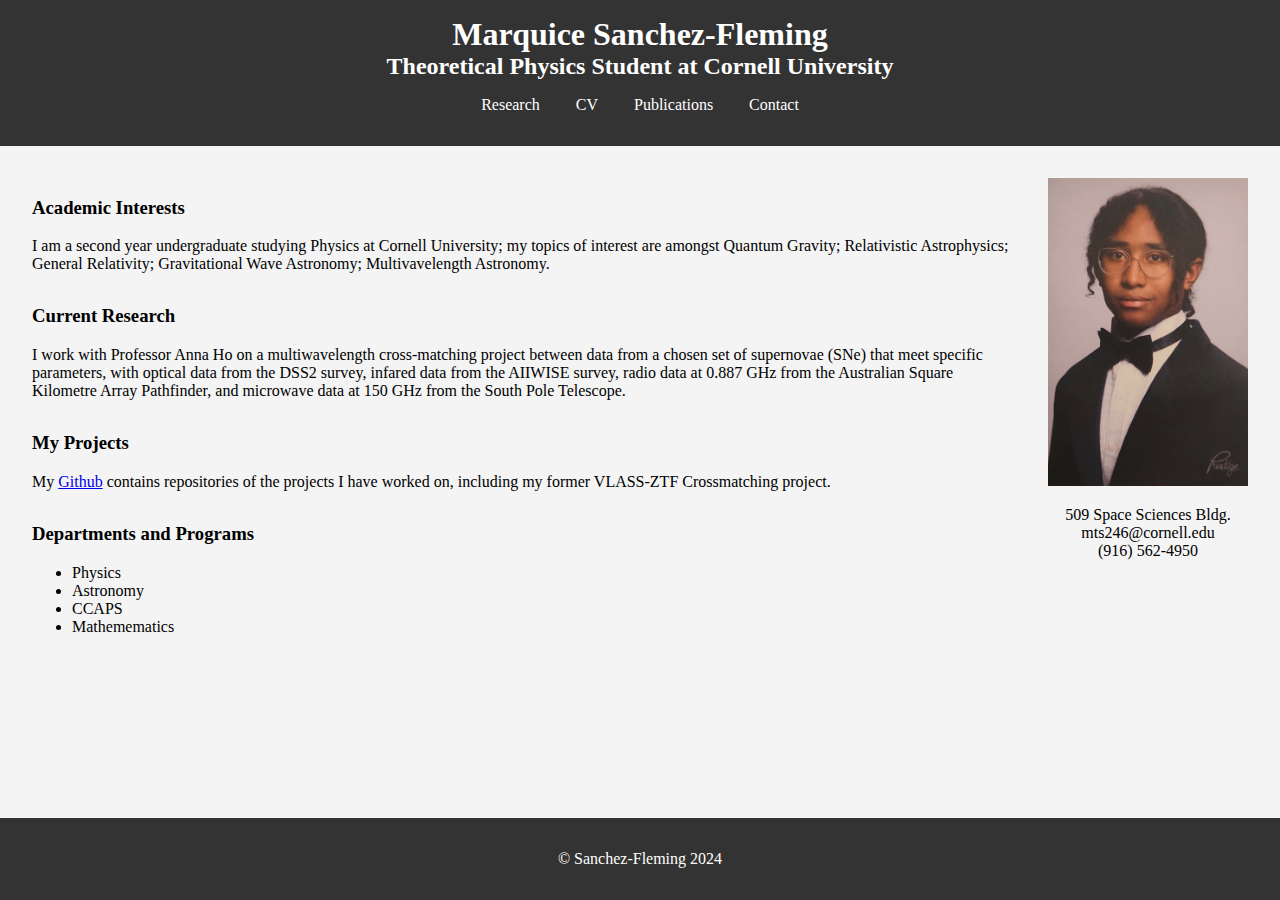
<file: index.html>
<!DOCTYPE html>
<html lang="en">
<head>
    <meta charset="UTF-8">
    <meta name="viewport" content="width=device-width, initial-scale=1.0">
    <title>Marquice Sanchez-Fleming - Home</title>
    <link rel="stylesheet" href="styles.css">
</head>
<body>
    <header>
        <h1>Marquice Sanchez-Fleming</h1>
        <h2>Theoretical Physics Student at Cornell University</h2>
        <nav>
            <ul>
                <li><a href="/Research.html">Research</a></li>
                <li><a href="pdf/my_cv.pdf" target="_blank">CV</a></li>
                <li><a href="/Publications.html">Publications</a></li>
                <li><a href="/Contact.html">Contact</a></li>
            </ul>
        </nav>
    </header>
    <main>
        <div class="content">
            <section id="introduction">
                <h3>Academic Interests</h3>
                <p>I am a second year undergraduate studying Physics at Cornell University; my topics of interest are
                    amongst Quantum Gravity; Relativistic Astrophysics; General Relativity; Gravitational Wave Astronomy;
                    Multivavelength Astronomy. </p>
            </section>
            <section id="research">
                <h3>Current Research</h3>
                <p>I work with Professor Anna Ho on a multiwavelength cross-matching project between data from a chosen
                    set of supernovae (SNe) that meet specific parameters, with optical data from the DSS2 survey, infared
                    data from the AIIWISE survey, radio data at 0.887 GHz from the Australian Square Kilometre
                    Array Pathfinder, and microwave data at 150 GHz from the South Pole Telescope. </p>
            </section>
            <section id="github">
                <h3>My Projects</h3>
                <p>My <a href="https://github.com/marquicesanchezfleming?tab=repositories">Github</a> contains
                    repositories of the projects I have worked on, including my former VLASS-ZTF Crossmatching project.</p>
            </section>
            <section id="dpt">
                <h3>Departments and Programs</h3>
                <ul>
                    <li>Physics</li>
                    <li>Astronomy</li>
                    <li> CCAPS </li>
                    <li> Mathemematics</li>
                </ul>
            </section>
        </div>
        <div class="sidebar">
            <div class="image">
                <img src="/Images/IMG_8602.jpg" alt="Marquice Sanchez-Fleming">
            </div>
            <section id="contact">
                <p>509 Space Sciences Bldg. <br>
                   mts246@cornell.edu <br>
                   (916) 562-4950
                </p>
            </section>
        </div>
    </main>
    <footer>
        <p>&copy; Sanchez-Fleming 2024</p>
    </footer>
</body>
</html>
</file>
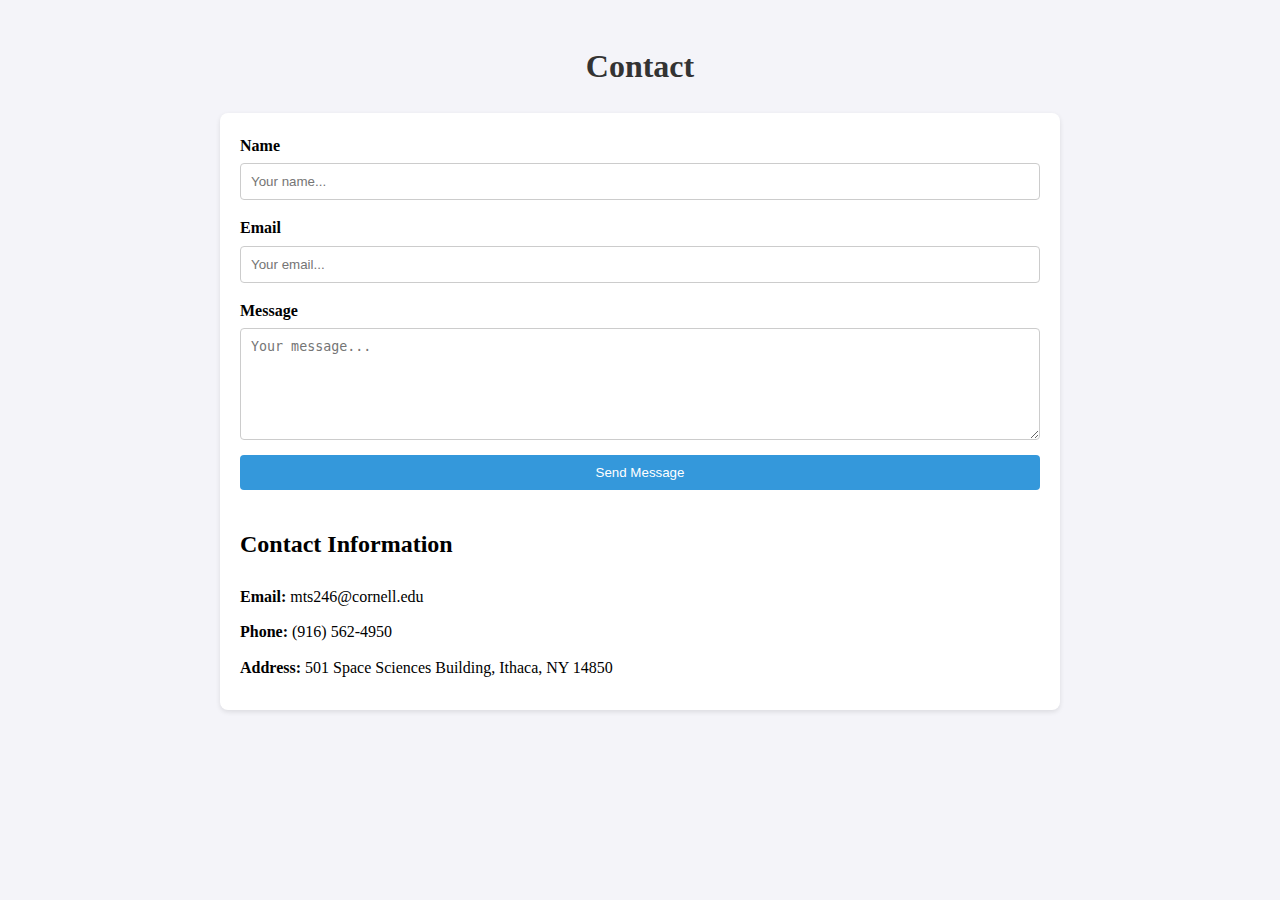
<file: Contact.html>
<!DOCTYPE html>
<html lang="en">
<head>
    <meta charset="UTF-8">
    <title>Contact</title>
    <style>
        body {
            margin: 0;
            padding: 20px;
            font-family: Times New Roman, sans-serif;
            background-color: #f4f4f9;
            line-height: 1.6;
        }
        h1 {
            color: #333;
            text-align: center;
            margin-bottom: 20px;
        }
        .container {
            max-width: 800px;
            margin: 0 auto;
            background: #fff;
            padding: 20px;
            border-radius: 8px;
            box-shadow: 0 2px 5px rgba(0, 0, 0, 0.1);
        }
        .contact-form {
            display: flex;
            flex-direction: column;
        }
        .contact-form label {
            margin-bottom: 5px;
            font-weight: bold;
        }
        .contact-form input,
        .contact-form textarea {
            margin-bottom: 15px;
            padding: 10px;
            border: 1px solid #ccc;
            border-radius: 4px;
        }
        .contact-form input[type="submit"] {
            background: #3498db;
            color: #fff;
            border: none;
            cursor: pointer;
        }
        .contact-form input[type="submit"]:hover {
            background: #2980b9;
        }
        .contact-info {
            margin-top: 20px;
        }
        .contact-info p {
            margin: 10px 0;
        }
    </style>
</head>
<body>
    <h1>Contact</h1>
    <div class="container">
        <form class="contact-form">
            <label for="name">Name</label>
            <input type="text" id="name" name="name" placeholder="Your name..." required>

            <label for="email">Email</label>
            <input type="email" id="email" name="email" placeholder="Your email..." required>

            <label for="message">Message</label>
            <textarea id="message" name="message" rows="6" placeholder="Your message..." required></textarea>

            <input type="submit" value="Send Message">
        </form>
        <div class="contact-info">
            <h2>Contact Information</h2>
            <p><strong>Email:</strong> mts246@cornell.edu</p>
            <p><strong>Phone:</strong> (916) 562-4950</p>
            <p><strong>Address:</strong> 501 Space Sciences Building, Ithaca, NY 14850</p>
        </div>
    </div>
</body>
</html>
</file>
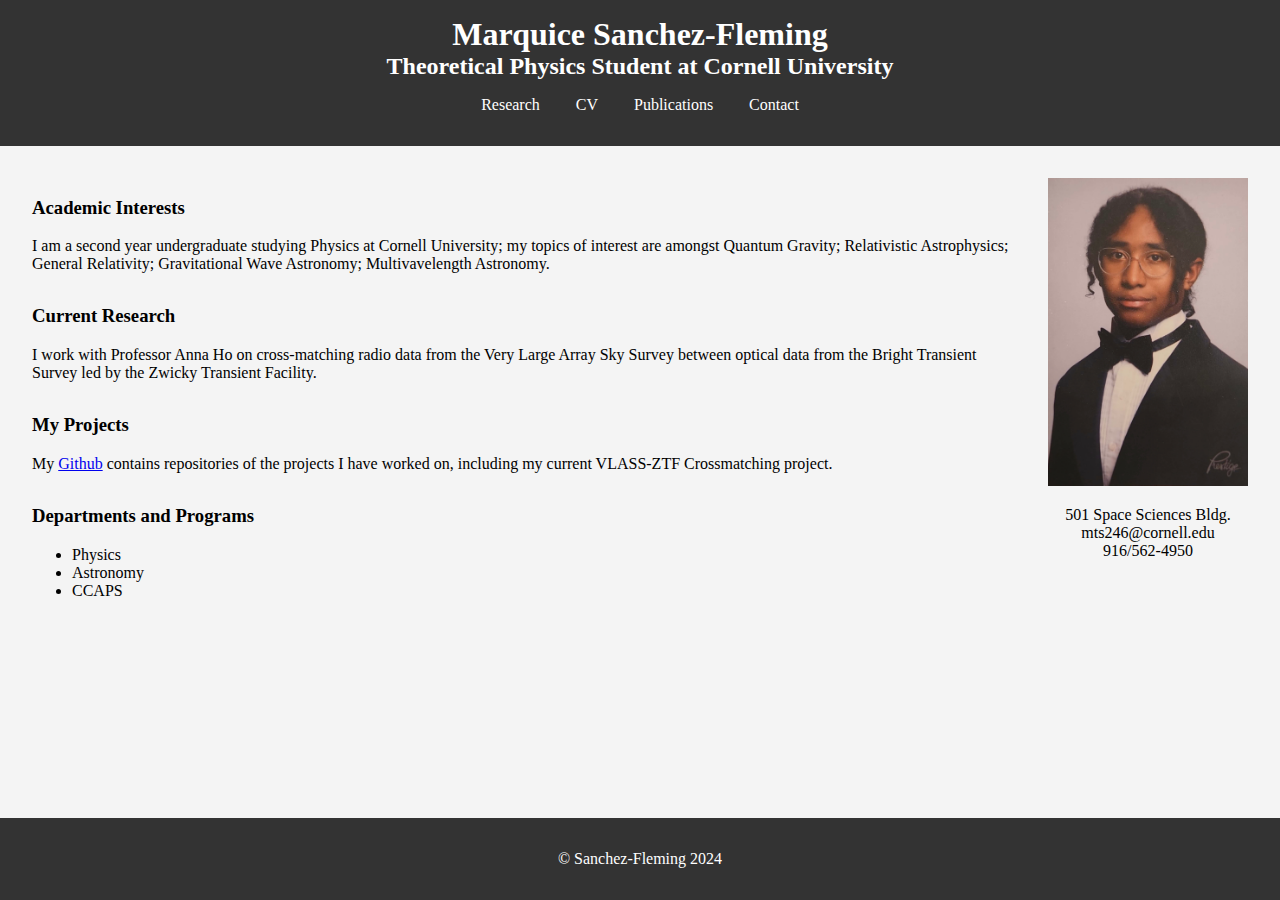
<file: main_page.html>
<!DOCTYPE html>
<html lang="en">
<head>
    <meta charset="UTF-8">
    <meta name="viewport" content="width=device-width, initial-scale=1.0">
    <title>Marquice Sanchez-Fleming - Home</title>
    <link rel="stylesheet" href="styles.css">
</head>
<body>
    <header>
        <h1>Marquice Sanchez-Fleming</h1>
        <h2>Theoretical Physics Student at Cornell University</h2>
        <nav>
            <ul>
                <li><a href="#research">Research</a></li>
                <li><a href="#cv">CV</a></li>
                <li><a href="#publications">Publications</a></li>
                <li><a href="#contact">Contact</a></li>
            </ul>
        </nav>
    </header>
    <main>
        <div class="content">
            <section id="introduction">
                <h3>Academic Interests</h3>
                <p>I am a second year undergraduate studying Physics at Cornell University; my topics of interest are
                    amongst Quantum Gravity; Relativistic Astrophysics; General Relativity; Gravitational Wave Astronomy;
                    Multivavelength Astronomy. </p>
            </section>
            <section id="research">
                <h3>Current Research</h3>
                <p>I work with Professor Anna Ho on cross-matching radio data from the Very Large Array Sky Survey
                    between optical data from the
                    Bright Transient Survey led by the Zwicky Transient Facility.</p>
            </section>
            <section id="github">
                <h3>My Projects</h3>
                <p>My <a href="https://github.com/marquicesanchezfleming?tab=repositories">Github</a> contains
                    repositories of the projects I have worked on, including my current VLASS-ZTF Crossmatching project.</p>
            </section>
            <section id="dpt">
                <h3>Departments and Programs</h3>
                <ul>
                    <li>Physics</li>
                    <li>Astronomy</li>
                    <li> CCAPS </li>
                </ul>
            </section>
        </div>
        <div class="sidebar">
            <div class="image">
                <img src="/Images/IMG_8602.jpg" alt="Marquice Sanchez-Fleming">
            </div>
            <section id="contact">
                <p>501 Space Sciences Bldg. <br>
                   mts246@cornell.edu <br>
                   916/562-4950
                </p>
            </section>
        </div>
    </main>
    <footer>
        <p>&copy; Sanchez-Fleming 2024</p>
    </footer>
</body>
</html>
</file>
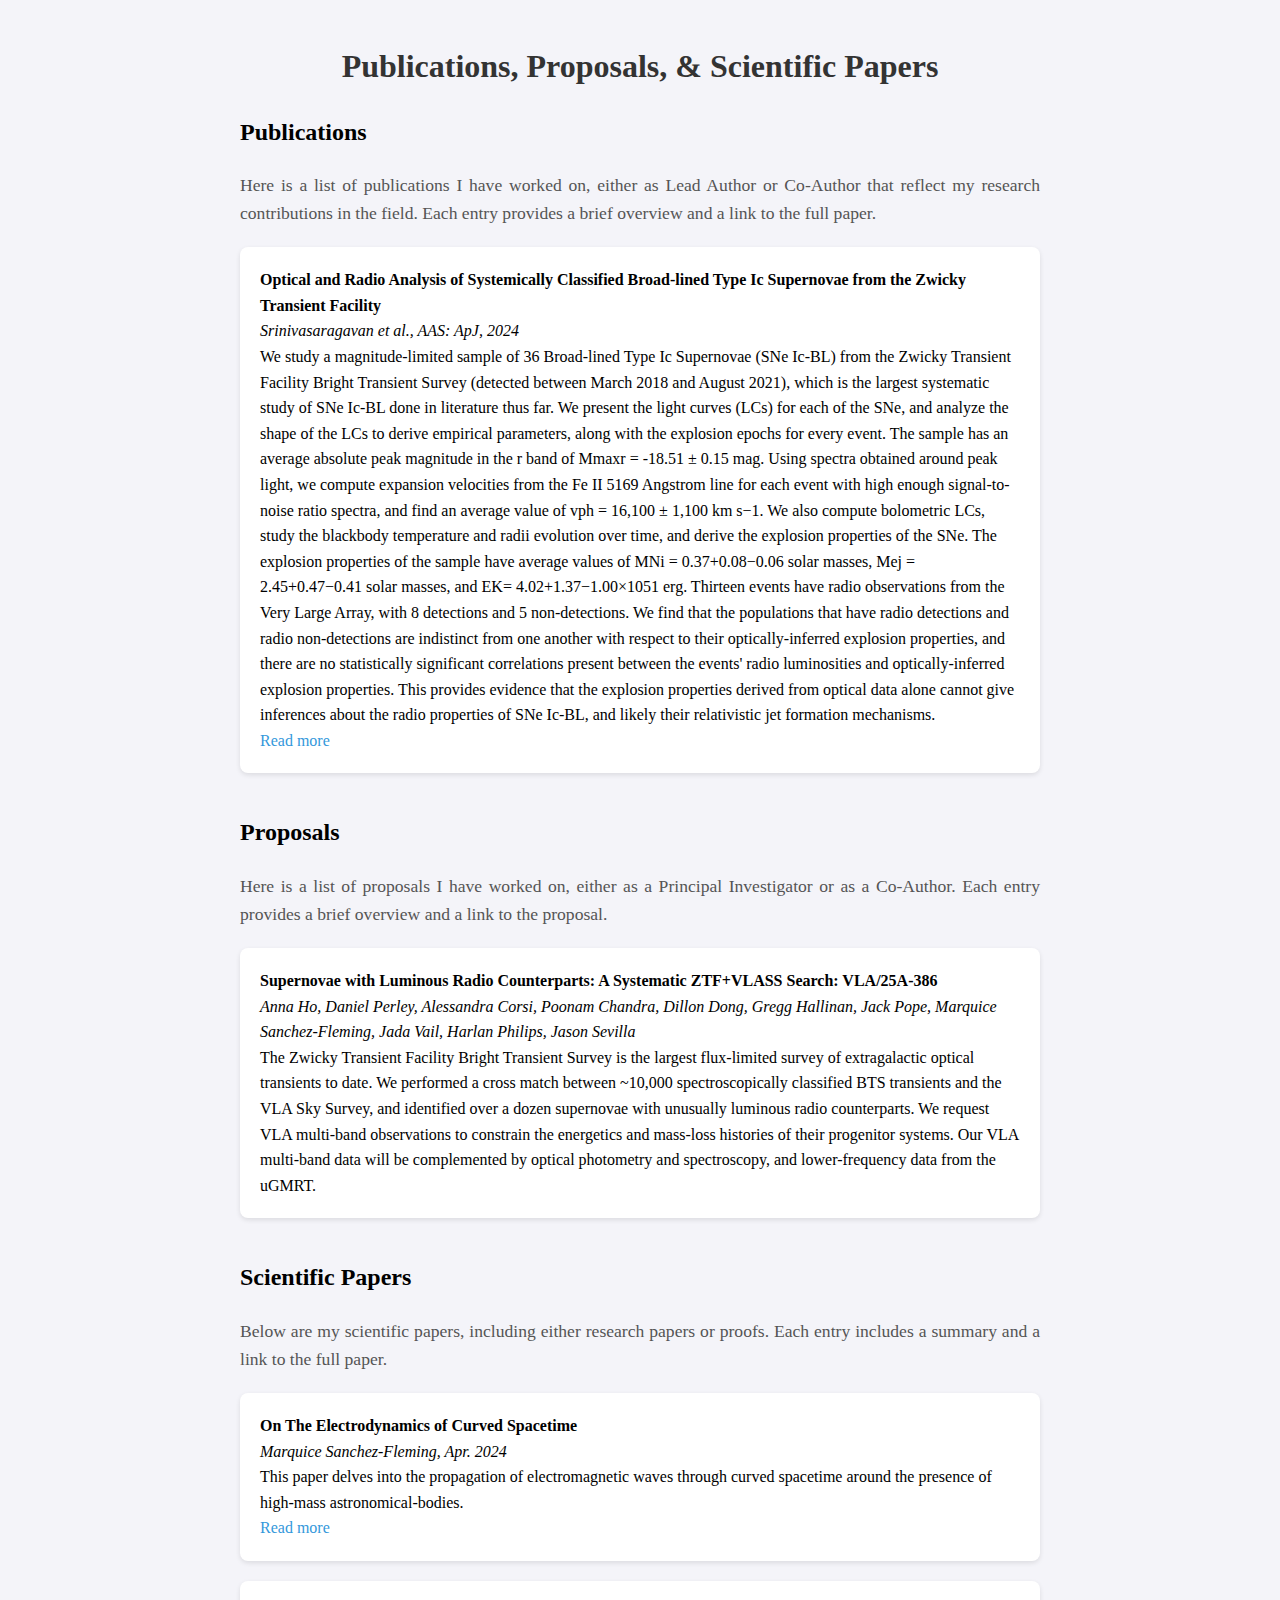
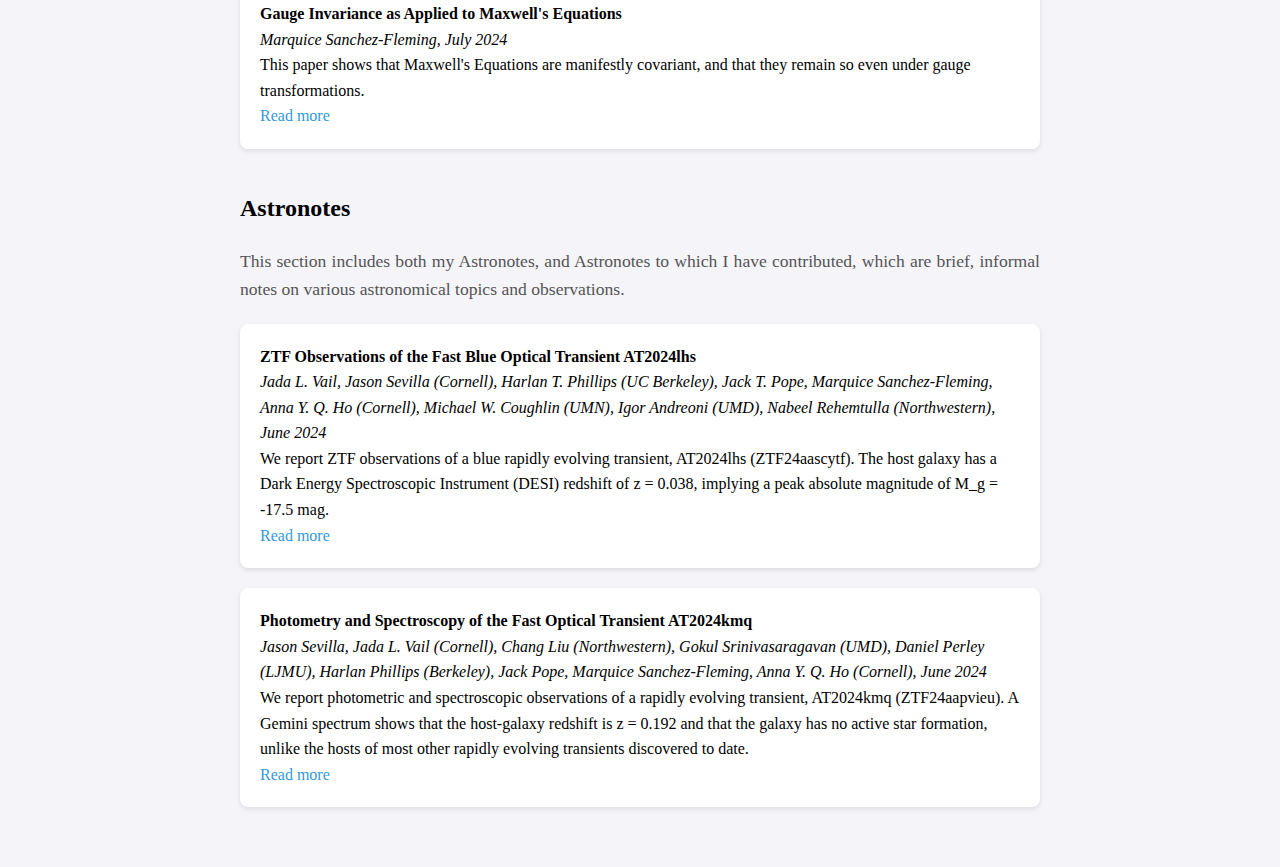
<file: Publications.html>
<!DOCTYPE html>
<html lang="en">
<head>
    <meta charset="UTF-8">
    <title>My Publications</title>
    <style>
        body {
            margin: 0;
            padding: 20px;
            font-family: Times New Roman, sans-serif;
            background-color: #f4f4f9;
            line-height: 1.6;
        }
        h1 {
            color: #333;
            text-align: center;
            margin-bottom: 20px;
        }
        p {
            font-size: 1.1em;
            color: #555;
            max-width: 800px;
            margin: 0 auto 20px;
            text-align: justify;
        }
        .section {
            max-width: 800px;
            margin: 0 auto;
            margin-bottom: 40px;
        }
        ol {
            padding: 0;
            list-style: none;
        }
        ol li {
            background: #fff;
            margin: 10px 0;
            padding: 20px;
            border-radius: 8px;
            box-shadow: 0 2px 5px rgba(0, 0, 0, 0.1);
        }
        ol li:not(:last-child) {
            margin-bottom: 20px;
        }
        a {
            color: #3498db;
            text-decoration: none;
        }
        a:hover {
            text-decoration: underline;
        }
    </style>
</head>
<body>
    <h1>Publications, Proposals, & Scientific Papers</h1>
    <div class="section">
        <h2>Publications</h2>
        <p>
            Here is a list of publications I have worked on, either as Lead Author or Co-Author that reflect my research
            contributions in the field. Each entry provides a brief overview and a link to the full paper.
        </p>
        <ol>
            <li>
                <strong>Optical and Radio Analysis of Systemically Classified Broad-lined Type Ic Supernovae from the
                    Zwicky Transient Facility </strong><br>
                <em>Srinivasaragavan et al., AAS: ApJ, 2024</em><br>
                We study a magnitude-limited sample of 36 Broad-lined Type Ic Supernovae (SNe Ic-BL) from the Zwicky
                Transient Facility Bright Transient Survey (detected between March 2018 and August 2021), which is the
                largest systematic study of SNe Ic-BL done in literature thus far. We present the light curves (LCs) for
                each of the SNe, and analyze the shape of the LCs to derive empirical parameters, along with the explosion
                epochs for every event. The sample has an average absolute peak magnitude in the r band of Mmaxr =
                -18.51 ± 0.15 mag. Using spectra obtained around peak light, we compute expansion velocities from the
                Fe II 5169 Angstrom line for each event with high enough signal-to-noise ratio spectra, and find an average
                value of vph = 16,100 ± 1,100 km s−1. We also compute bolometric LCs, study the blackbody temperature
                and radii evolution over time, and derive the explosion properties of the SNe. The explosion properties
                of the sample have average values of MNi = 0.37+0.08−0.06 solar masses, Mej = 2.45+0.47−0.41 solar masses,
                and EK= 4.02+1.37−1.00×1051 erg. Thirteen events have radio observations from the Very Large Array, with
                8 detections and 5 non-detections. We find that the populations that have radio detections and radio
                non-detections are indistinct from one another with respect to their optically-inferred explosion
                properties, and there are no statistically significant correlations present between the events' radio
                luminosities and optically-inferred explosion properties. This provides evidence that the explosion
                properties derived from optical data alone cannot give inferences about the radio properties of SNe Ic-BL,
                and likely their relativistic jet formation mechanisms.
                <br><a href="https://arxiv.org/abs/2408.14586" target="_blank">Read more</a>
            </li>
        </ol>
    </div>
    <div class="section">
        <h2>Proposals</h2>
        <p>
            Here is a list of proposals I have worked on, either as a Principal Investigator or as a Co-Author. Each
            entry provides a brief overview and a link to the proposal.
        </p>
        <ol>
            <li>
                <strong>Supernovae with Luminous Radio Counterparts: A Systematic ZTF+VLASS Search: VLA/25A-386 </strong><br>
                <em>Anna Ho, Daniel Perley, Alessandra Corsi, Poonam Chandra, Dillon Dong, Gregg Hallinan, Jack Pope,
                    Marquice Sanchez-Fleming, Jada Vail, Harlan Philips, Jason Sevilla</em><br>
                The Zwicky Transient Facility Bright Transient Survey is the largest flux-limited survey of extragalactic
                optical transients to date. We performed a cross match between ~10,000 spectroscopically classified BTS
                transients and the VLA Sky Survey, and identified over a dozen supernovae with unusually luminous radio
                counterparts. We request VLA multi-band observations to constrain the energetics and mass-loss histories
                of their progenitor systems. Our VLA multi-band data will be complemented by optical photometry and
                spectroscopy, and lower-frequency data from the uGMRT.
            </li>
        </ol>
    </div>
    <div class="section">
        <h2>Scientific Papers</h2>
        <p>
            Below are my  scientific papers, including either research papers or proofs. Each entry includes a summary and a link to the full paper.
        </p>
        <ol>
            <li>
                <strong>On The Electrodynamics of Curved Spacetime</strong><br>
                <em>Marquice Sanchez-Fleming, Apr. 2024</em><br>
                This paper delves into the propagation of electromagnetic waves through curved spacetime around the
                presence of high-mass astronomical-bodies.
                <br><a href="pdf/On_the_Electrodynamics_of_Curved_Spacetime.pdf" target="_blank">Read more</a>
            </li>
            <li>
                <strong>Gauge Invariance as Applied to Maxwell's Equations</strong><br>
                <em>Marquice Sanchez-Fleming, July 2024</em><br>
                This paper shows that Maxwell's Equations are manifestly covariant, and that they remain so even
                under gauge transformations.
                <br><a href="pdf/Gauge_Invariance_as_Applied_to_Maxwell's_Equations.pdf" target="_blank">Read more</a>
            </li>
            <!-- Add more scientific papers as needed -->
        </ol>
    </div>
    <div class="section">
        <h2>Astronotes</h2>
        <p>
            This section includes both my Astronotes, and Astronotes to which I have contributed, which are brief,
            informal notes on various astronomical topics and observations.
        </p>
        <ol>
            <li>
                <strong>ZTF Observations of the Fast Blue Optical Transient AT2024lhs</strong><br>
                <em>Jada L. Vail, Jason Sevilla (Cornell), Harlan T. Phillips (UC Berkeley), Jack T. Pope,
                    Marquice Sanchez-Fleming, Anna Y. Q. Ho (Cornell), Michael W. Coughlin (UMN), Igor Andreoni (UMD),
                    Nabeel Rehemtulla (Northwestern), June 2024</em><br>
                    We report ZTF observations of a blue rapidly evolving transient, AT2024lhs (ZTF24aascytf). The host
                    galaxy has a Dark Energy Spectroscopic Instrument (DESI) redshift of z = 0.038, implying a peak
                    absolute magnitude of M_g = -17.5 mag.
                <br><a href="https://www.wis-tns.org/astronotes/astronote/2024-158" target="_blank">Read more</a>
            </li>
            <li>
                <strong>Photometry and Spectroscopy of the Fast Optical Transient AT2024kmq</strong><br>
                <em>Jason Sevilla, Jada L. Vail (Cornell), Chang Liu (Northwestern), Gokul Srinivasaragavan (UMD),
                    Daniel Perley (LJMU), Harlan Phillips (Berkeley), Jack Pope, Marquice Sanchez-Fleming, Anna Y. Q.
                    Ho (Cornell), June 2024</em><br>
                    We report photometric and spectroscopic observations of a rapidly evolving transient, AT2024kmq
                    (ZTF24aapvieu). A Gemini spectrum shows that the host-galaxy redshift is z = 0.192 and that the
                    galaxy has no active star formation, unlike the hosts of most other rapidly evolving transients
                    discovered to date.
                <br><a href="https://www.wis-tns.org/astronotes/astronote/2024-155" target="_blank">Read more</a>
            </li>
            <!-- Add more Astronotes as needed -->
        </ol>
    </div>
</body>
</html>
</file>
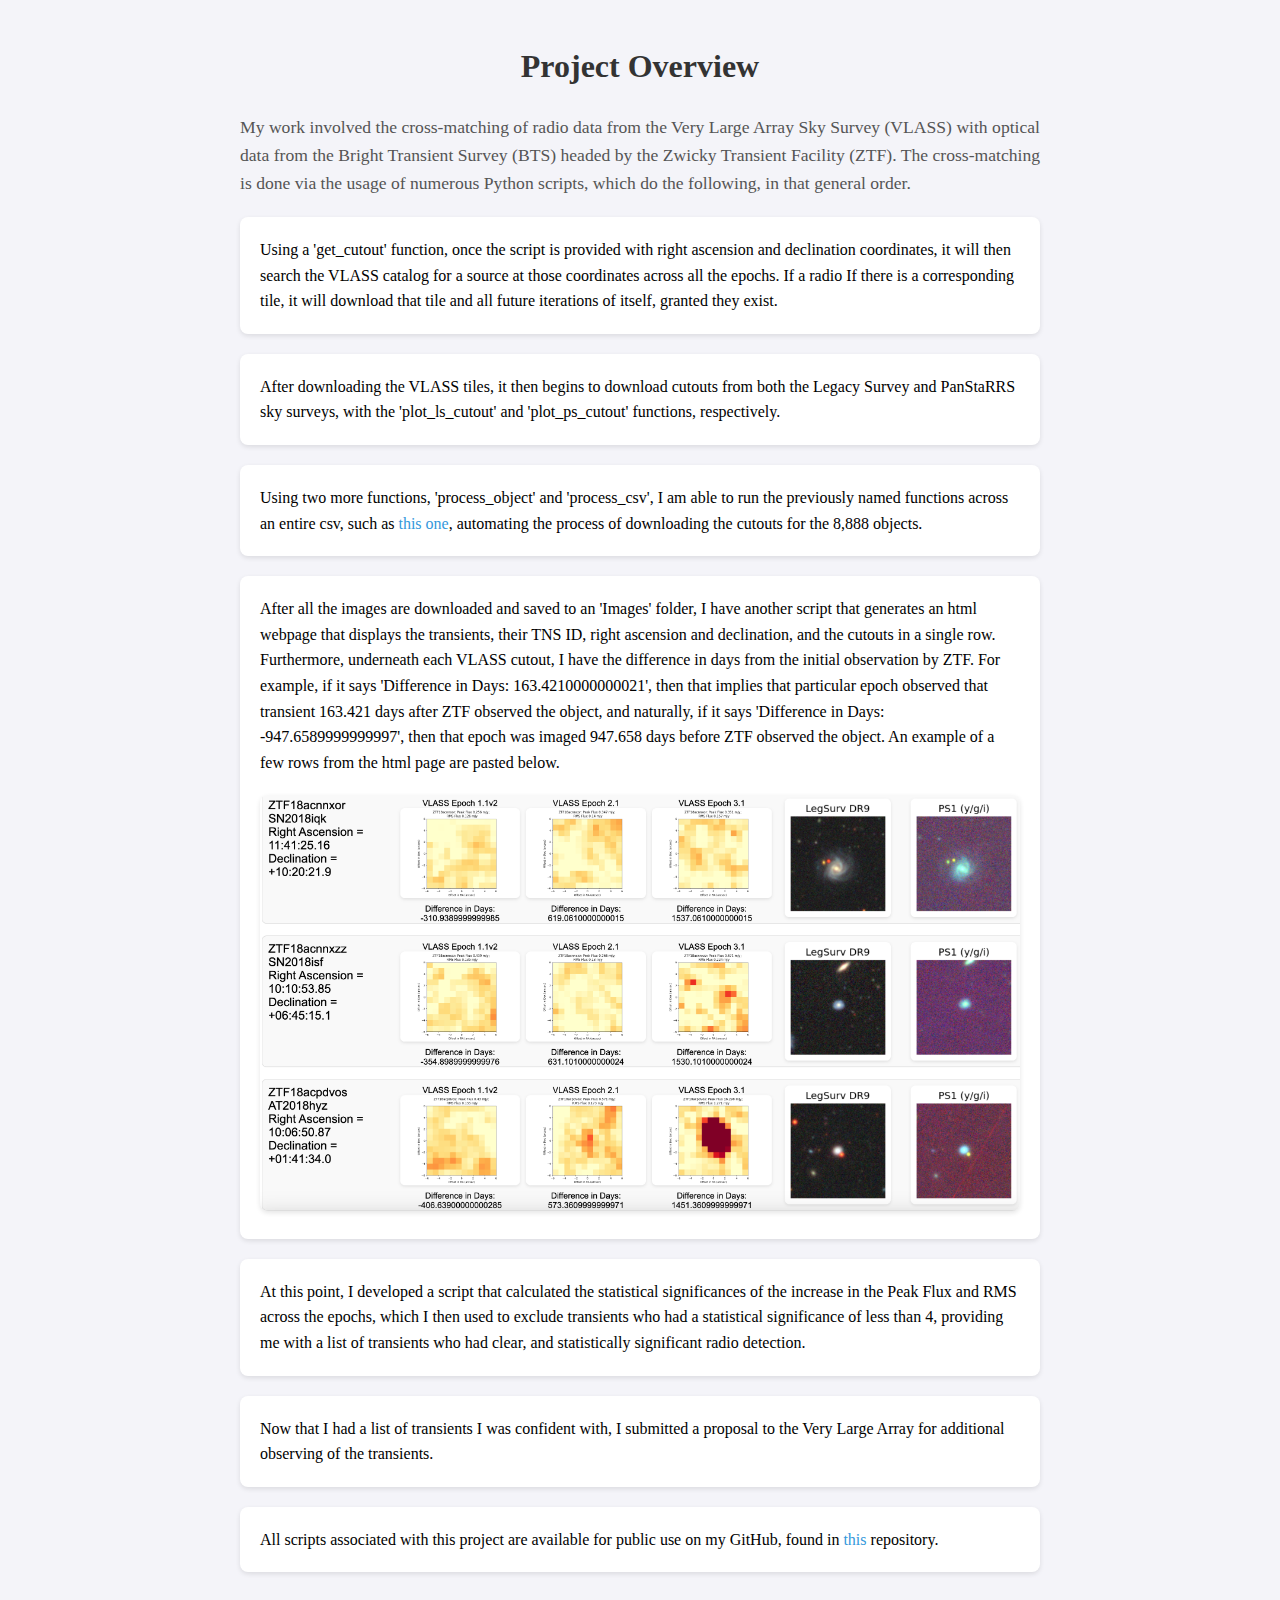
<file: Research.html>
<!DOCTYPE html>
<html lang="en">
<head>
    <meta charset="UTF-8">
    <title>My Research</title>
    <style>
        body {
            margin: 0;
            padding: 20px;
            font-family: Times New Roman, sans-serif;
            background-color: #f4f4f9;
            line-height: 1.6;
        }
        h1 {
            color: #333;
            text-align: center;
            margin-bottom: 20px;
        }
        p {
            font-size: 1.1em;
            color: #555;
            max-width: 800px;
            margin: 0 auto 20px;
            text-align: justify;
        }
        ol {
            max-width: 800px;
            margin: 0 auto;
            padding: 0;
            list-style: none;
        }
        ol li {
            background: #fff;
            margin: 10px 0;
            padding: 20px;
            border-radius: 8px;
            box-shadow: 0 2px 5px rgba(0, 0, 0, 0.1);
        }
        ol li:not(:last-child) {
            margin-bottom: 20px;
        }
        a {
            color: #3498db;
            text-decoration: none;
        }
        a:hover {
            text-decoration: underline;
        }
        .image {
            text-align: center;
            margin-top: 20px;
        }
        .image img {
            width: 100%;
            max-width: 800px;
            border-radius: 8px;
            box-shadow: 0 2px 5px rgba(0, 0, 0, 0.1);
        }
    </style>
</head>
<body>
    <h1>Project Overview</h1>
    <p>
        My work involved the cross-matching of radio data from the Very Large Array Sky Survey (VLASS) with optical data from
        the Bright Transient Survey (BTS) headed by the Zwicky Transient Facility (ZTF). The cross-matching is done via the
        usage of numerous Python scripts, which do the following, in that general order.
    </p>
    <ol>
        <li>Using a 'get_cutout' function, once the script is provided with right ascension and declination coordinates,
            it will then search the VLASS catalog for a source at those coordinates across all the epochs. If a radio
            If there is a corresponding tile, it will download that tile and all future iterations of itself, granted they
            exist.
        </li>
        <li>
            After downloading the VLASS tiles, it then begins to download cutouts from both the Legacy Survey and PanStaRRS
            sky surveys, with the 'plot_ls_cutout' and 'plot_ps_cutout' functions, respectively.
        </li>
        <li>
            Using two more functions, 'process_object' and 'process_csv', I am able to run the previously named functions
            across an entire csv, such as <a href="/bts_data.CSV" target="_blank">this one</a>, automating the process of
            downloading the cutouts for the 8,888 objects.
        </li>
        <li>
            After all the images are downloaded and saved to an 'Images' folder, I have another script that generates an
            html webpage that displays the transients, their TNS ID, right ascension and declination, and the cutouts in a
            single row. Furthermore, underneath each VLASS cutout, I have the difference in days from the initial observation
            by ZTF. For example, if it says 'Difference in Days: 163.4210000000021', then that implies that particular epoch
            observed that transient 163.421 days after ZTF observed the object, and naturally, if it says 'Difference in
            Days: -947.6589999999997', then that epoch was imaged 947.658 days before ZTF observed the object. An example
            of a few rows from the html page are pasted below.
            <div class="image">
                <img src="Images/sample_rows.png" alt="Sample Rows">
            </div>
        </li>
        <li>
            At this point, I developed a script that calculated the statistical significances of the increase in the Peak
            Flux and RMS across the epochs, which I then used to exclude transients who had a statistical significance of
            less than 4, providing me with a list of transients who had clear, and statistically significant radio
            detection.
        </li>
        <li>
            Now that I had a list of transients I was confident with, I submitted a proposal to the Very Large Array for
            additional observing of the transients.
        </li>
        <li>
            All scripts associated with this project are available for public use on my GitHub, found in <a
                href="https://github.com/marquicesanchezfleming/VLASS-ZTF-Crossmatch">this</a> repository.
        </li>
    </ol>
</body>
</html>
</file>
<file: styles.css>
body {
    font-family: Times New Roman, sans-serif;
    margin: 0;
    padding: 0;
    background-color: #f4f4f4;
}

header {
    background-color: #333;
    color: #fff;
    padding: 1em 0;
    text-align: center;
}

header h1, header h2 {
    margin: 0;
}

nav ul {
    list-style: none;
    padding: 0;
}

nav ul li {
    display: inline;
    margin: 0 1em;
}

nav ul li a {
    color: #fff;
    text-decoration: none;
}

main {
    display: flex;
    justify-content: space-between;
    padding: 2em;
}

.content {
    flex: 1;
    margin-right: 2em;
}

.sidebar {
    flex: 0 0 200px; /* Adjust width as needed */
    text-align: center;
}

.sidebar img {
    max-width: 100%;
    height: auto;
}

section {
    margin-bottom: 2em;
}

footer {
    background-color: #333;
    color: #fff;
    text-align: center;
    padding: 1em 0;
    position: fixed;
    width: 100%;
    bottom: 0;
}
</file>
